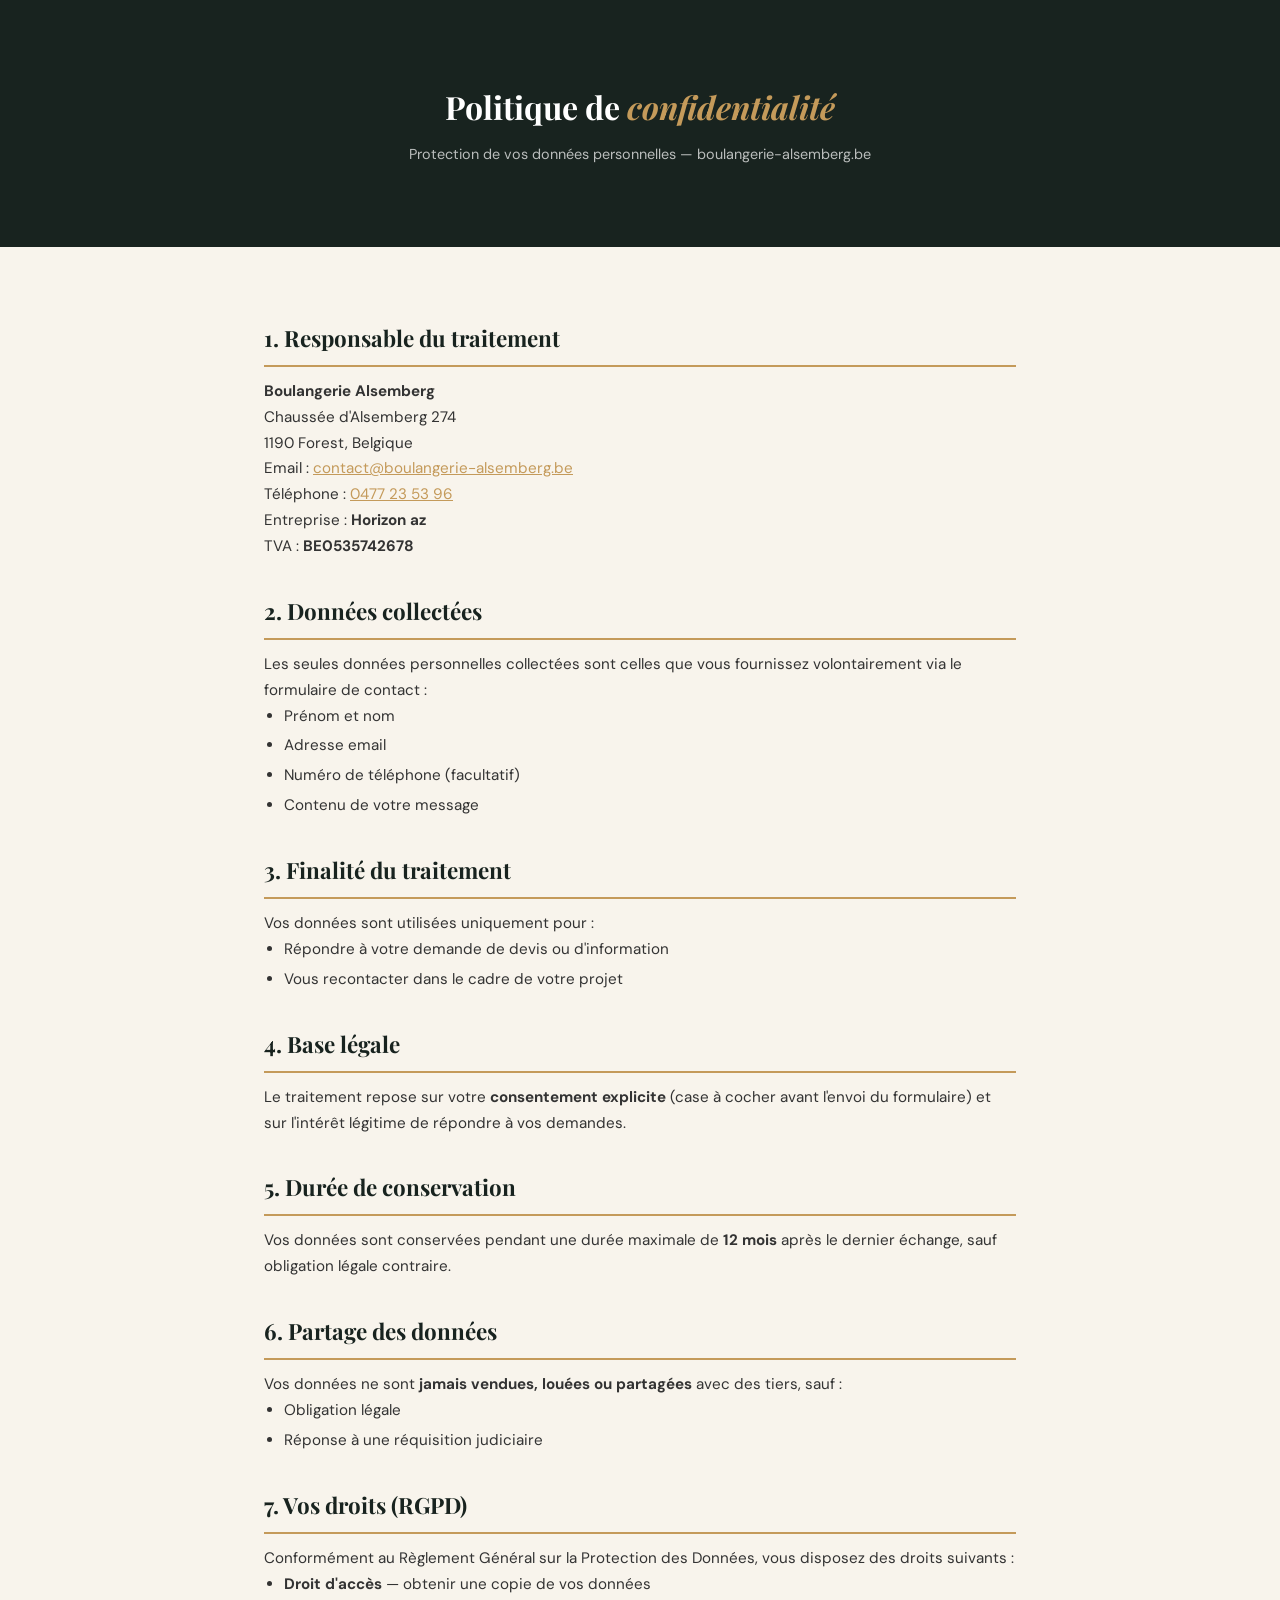
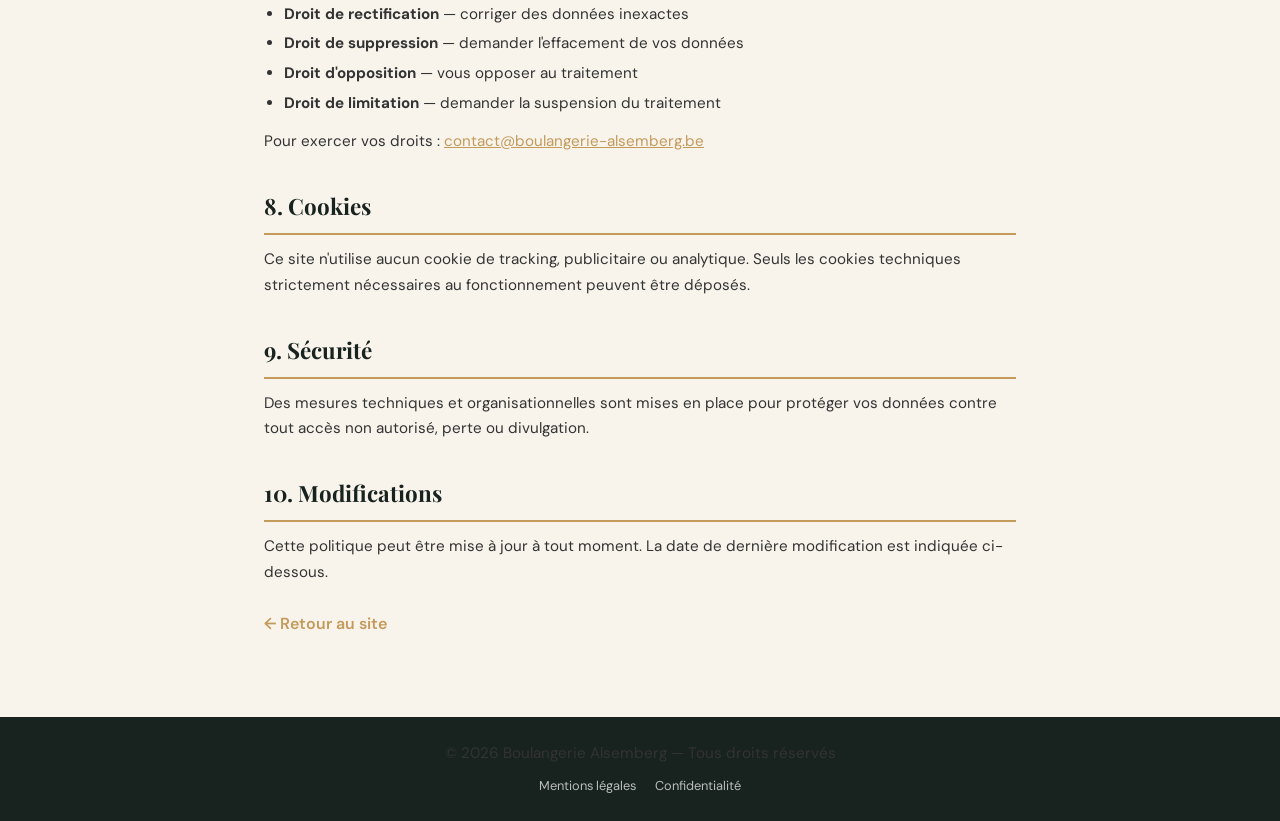
<file: confidentialite.html>
<!DOCTYPE html>
<html lang="fr">
<head>
  <meta charset="UTF-8">
  <meta name="viewport" content="width=device-width, initial-scale=1.0">
  <meta name="theme-color" content="#18231f">
  <title>Politique de confidentialité — Boulangerie Alsemberg</title>
  <link href="https://fonts.googleapis.com/css2?family=DM+Sans:wght@400;500;600;700&family=Playfair+Display:ital,wght@0,500;0,600;0,700;1,500&display=swap" rel="stylesheet">
  <style>
    :root {
      --forest: #18231f;
      --cream: #f8f4ec;
      --gold: #c49a5a;
      --muted: #66706a;
      --paper: #fffdf9;
    }
    * { box-sizing: border-box; margin: 0; padding: 0; }
    body { font-family: "DM Sans", sans-serif; background: var(--cream); color: var(--forest); line-height: 1.7; }
    .container { max-width: 800px; margin: 0 auto; padding: 40px 24px; }
    header { background: var(--forest); color: #fff; padding: 40px 0; text-align: center; }
    header h1 { font-family: "Playfair Display", serif; font-size: 2rem; margin-bottom: 8px; }
    header h1 em { color: var(--gold); }
    header p { color: rgba(255,255,255,0.7); font-size: 0.9rem; }
    h2 { font-family: "Playfair Display", serif; font-size: 1.4rem; margin: 32px 0 12px; color: var(--forest); border-bottom: 2px solid var(--gold); padding-bottom: 8px; }
    p, li { font-size: 0.95rem; color: #333; }
    ul { margin-left: 20px; margin-bottom: 12px; }
    li { margin-bottom: 4px; }
    a { color: var(--gold); }
    footer { background: var(--forest); color: rgba(255,255,255,0.5); text-align: center; padding: 24px 0; font-size: 0.8rem; margin-top: 40px; }
    footer a { color: rgba(255,255,255,0.7); text-decoration: none; margin: 0 8px; }
    .back { display: inline-block; margin-top: 24px; color: var(--gold); text-decoration: none; font-weight: 600; }
  </style>
</head>
<body>
  <header>
    <div class="container">
      <h1>Politique de <em>confidentialité</em></h1>
      <p>Protection de vos données personnelles — boulangerie-alsemberg.be</p>
    </div>
  </header>

  <div class="container">

    <h2>1. Responsable du traitement</h2>
    <p><strong>Boulangerie Alsemberg</strong><br>
    Chaussée d'Alsemberg 274<br>
    1190 Forest, Belgique<br>
    Email : <a href="mailto:contact@boulangerie-alsemberg.be">contact@boulangerie-alsemberg.be</a><br>
    Téléphone : <a href="tel:+32477235396">0477 23 53 96</a><br>
    Entreprise : <strong>Horizon az</strong><br>
    TVA : <strong>BE0535742678</strong></p>

    <h2>2. Données collectées</h2>
    <p>Les seules données personnelles collectées sont celles que vous fournissez volontairement via le formulaire de contact :</p>
    <ul>
      <li>Prénom et nom</li>
      <li>Adresse email</li>
      <li>Numéro de téléphone (facultatif)</li>
      <li>Contenu de votre message</li>
    </ul>

    <h2>3. Finalité du traitement</h2>
    <p>Vos données sont utilisées uniquement pour :</p>
    <ul>
      <li>Répondre à votre demande de devis ou d'information</li>
      <li>Vous recontacter dans le cadre de votre projet</li>
    </ul>

    <h2>4. Base légale</h2>
    <p>Le traitement repose sur votre <strong>consentement explicite</strong> (case à cocher avant l'envoi du formulaire) et sur l'intérêt légitime de répondre à vos demandes.</p>

    <h2>5. Durée de conservation</h2>
    <p>Vos données sont conservées pendant une durée maximale de <strong>12 mois</strong> après le dernier échange, sauf obligation légale contraire.</p>

    <h2>6. Partage des données</h2>
    <p>Vos données ne sont <strong>jamais vendues, louées ou partagées</strong> avec des tiers, sauf :</p>
    <ul>
      <li>Obligation légale</li>
      <li>Réponse à une réquisition judiciaire</li>
    </ul>

    <h2>7. Vos droits (RGPD)</h2>
    <p>Conformément au Règlement Général sur la Protection des Données, vous disposez des droits suivants :</p>
    <ul>
      <li><strong>Droit d'accès</strong> — obtenir une copie de vos données</li>
      <li><strong>Droit de rectification</strong> — corriger des données inexactes</li>
      <li><strong>Droit de suppression</strong> — demander l'effacement de vos données</li>
      <li><strong>Droit d'opposition</strong> — vous opposer au traitement</li>
      <li><strong>Droit de limitation</strong> — demander la suspension du traitement</li>
    </ul>
    <p>Pour exercer vos droits : <a href="mailto:contact@boulangerie-alsemberg.be">contact@boulangerie-alsemberg.be</a></p>

    <h2>8. Cookies</h2>
    <p>Ce site n'utilise aucun cookie de tracking, publicitaire ou analytique. Seuls les cookies techniques strictement nécessaires au fonctionnement peuvent être déposés.</p>

    <h2>9. Sécurité</h2>
    <p>Des mesures techniques et organisationnelles sont mises en place pour protéger vos données contre tout accès non autorisé, perte ou divulgation.</p>

    <h2>10. Modifications</h2>
    <p>Cette politique peut être mise à jour à tout moment. La date de dernière modification est indiquée ci-dessous.</p>

    <a class="back" href="index.html">← Retour au site</a>

  </div>

  <footer>
    <p>© 2026 Boulangerie Alsemberg — Tous droits réservés</p>
    <div style="margin-top:8px">
      <a href="mentions-legales.html">Mentions légales</a>
      <a href="confidentialite.html">Confidentialité</a>
    </div>
  </footer>
</body>
</html>
</file>
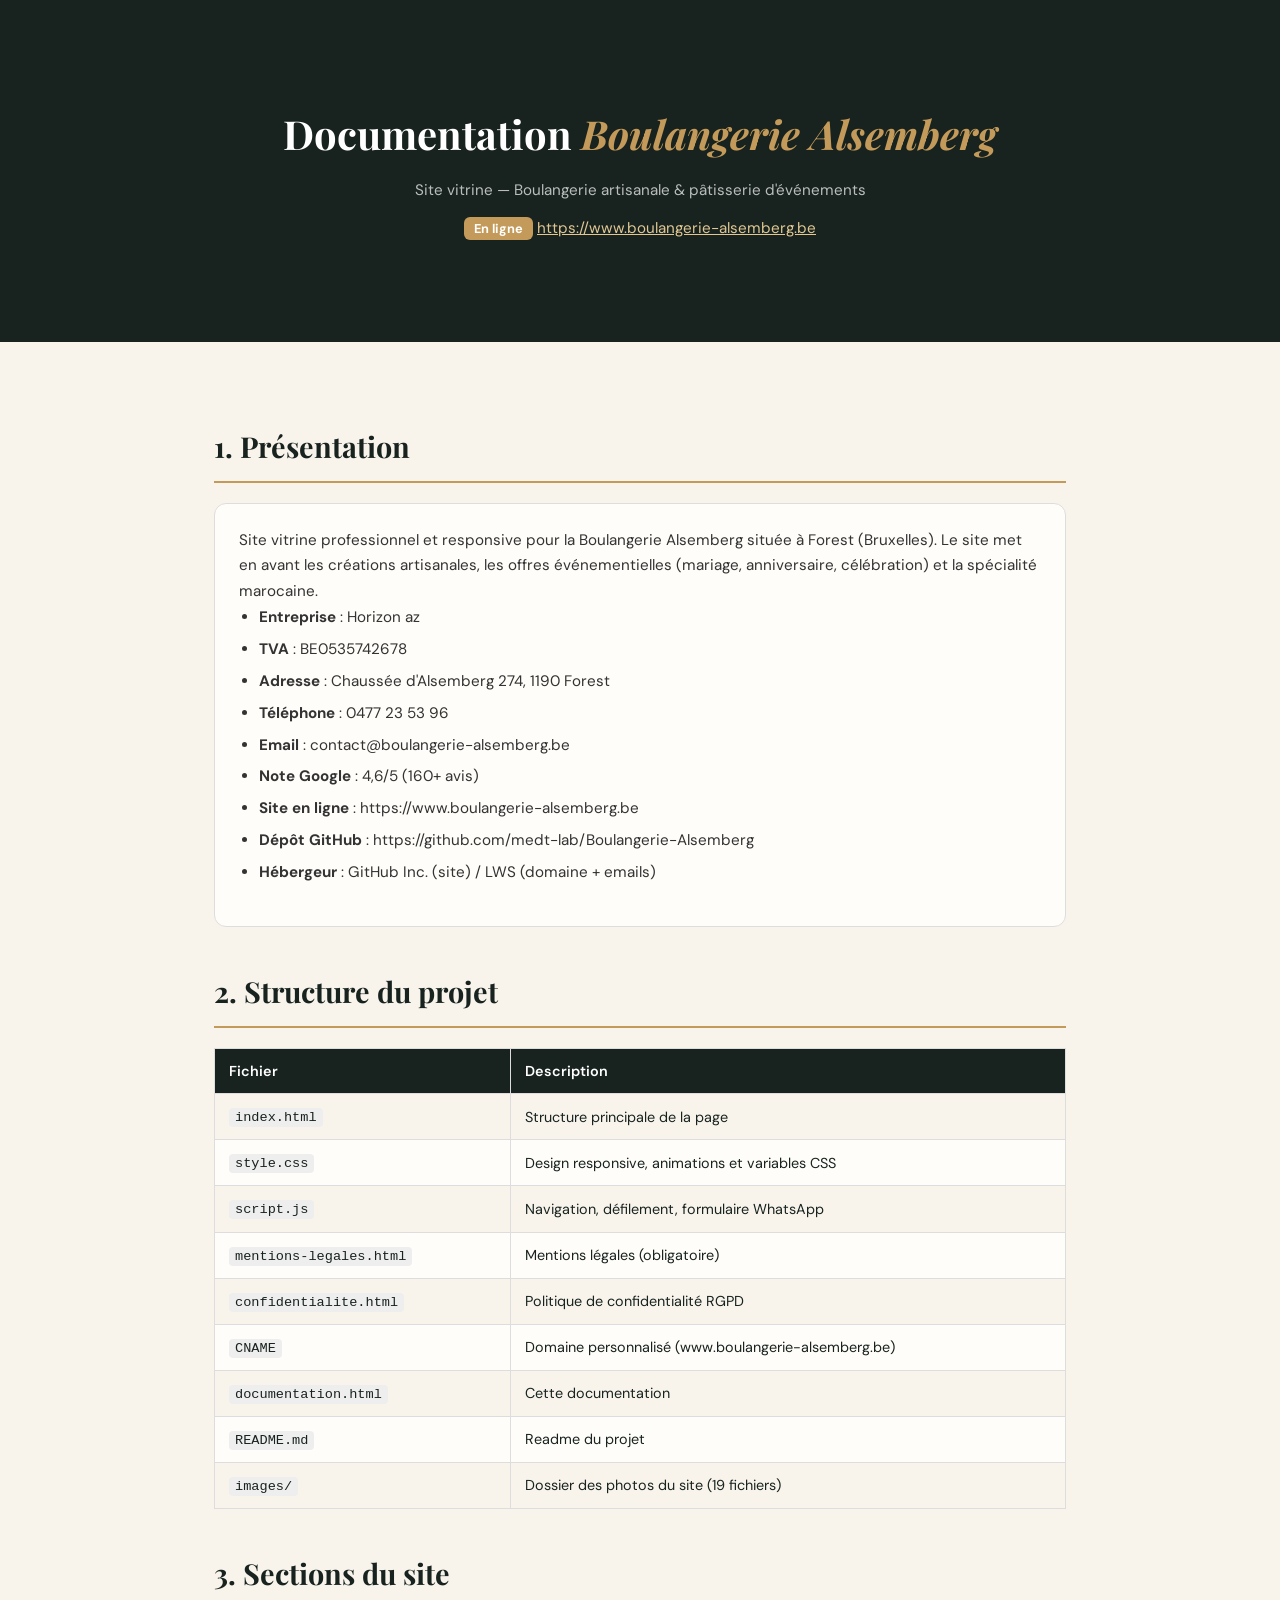
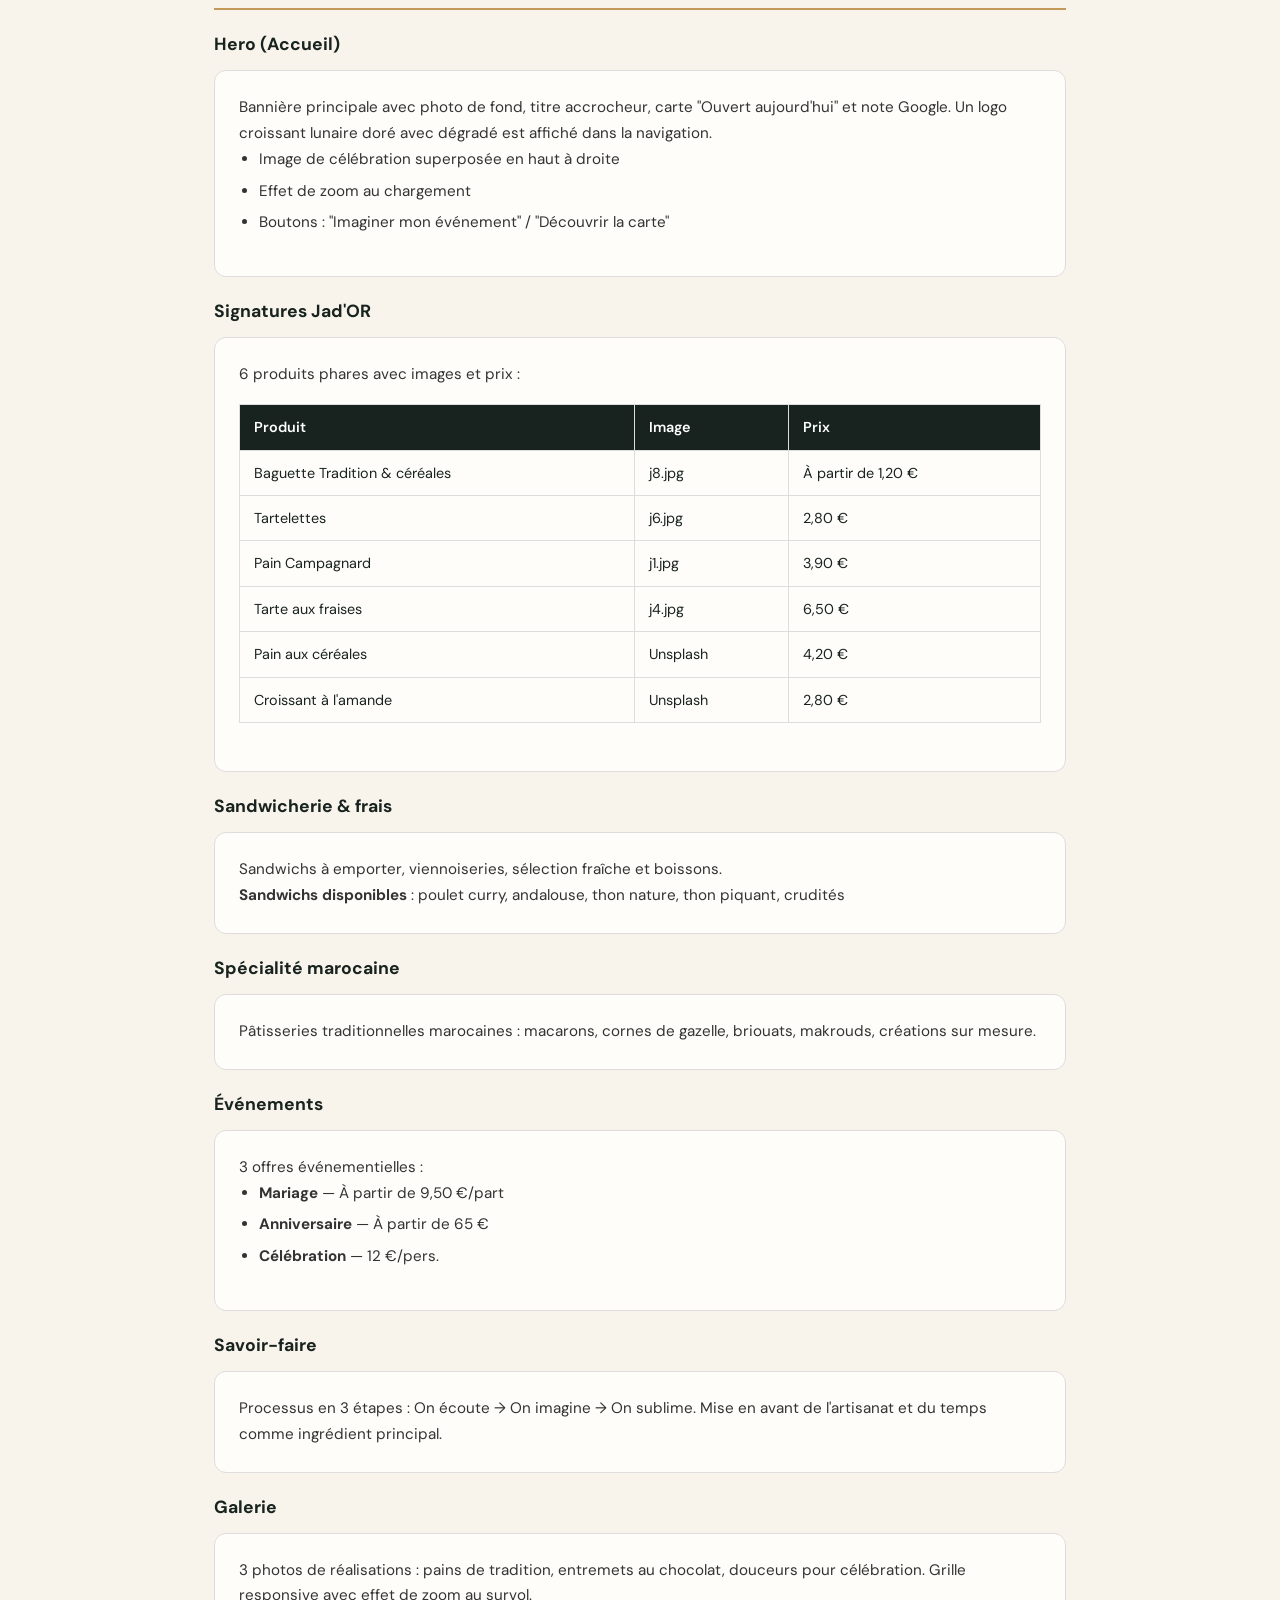
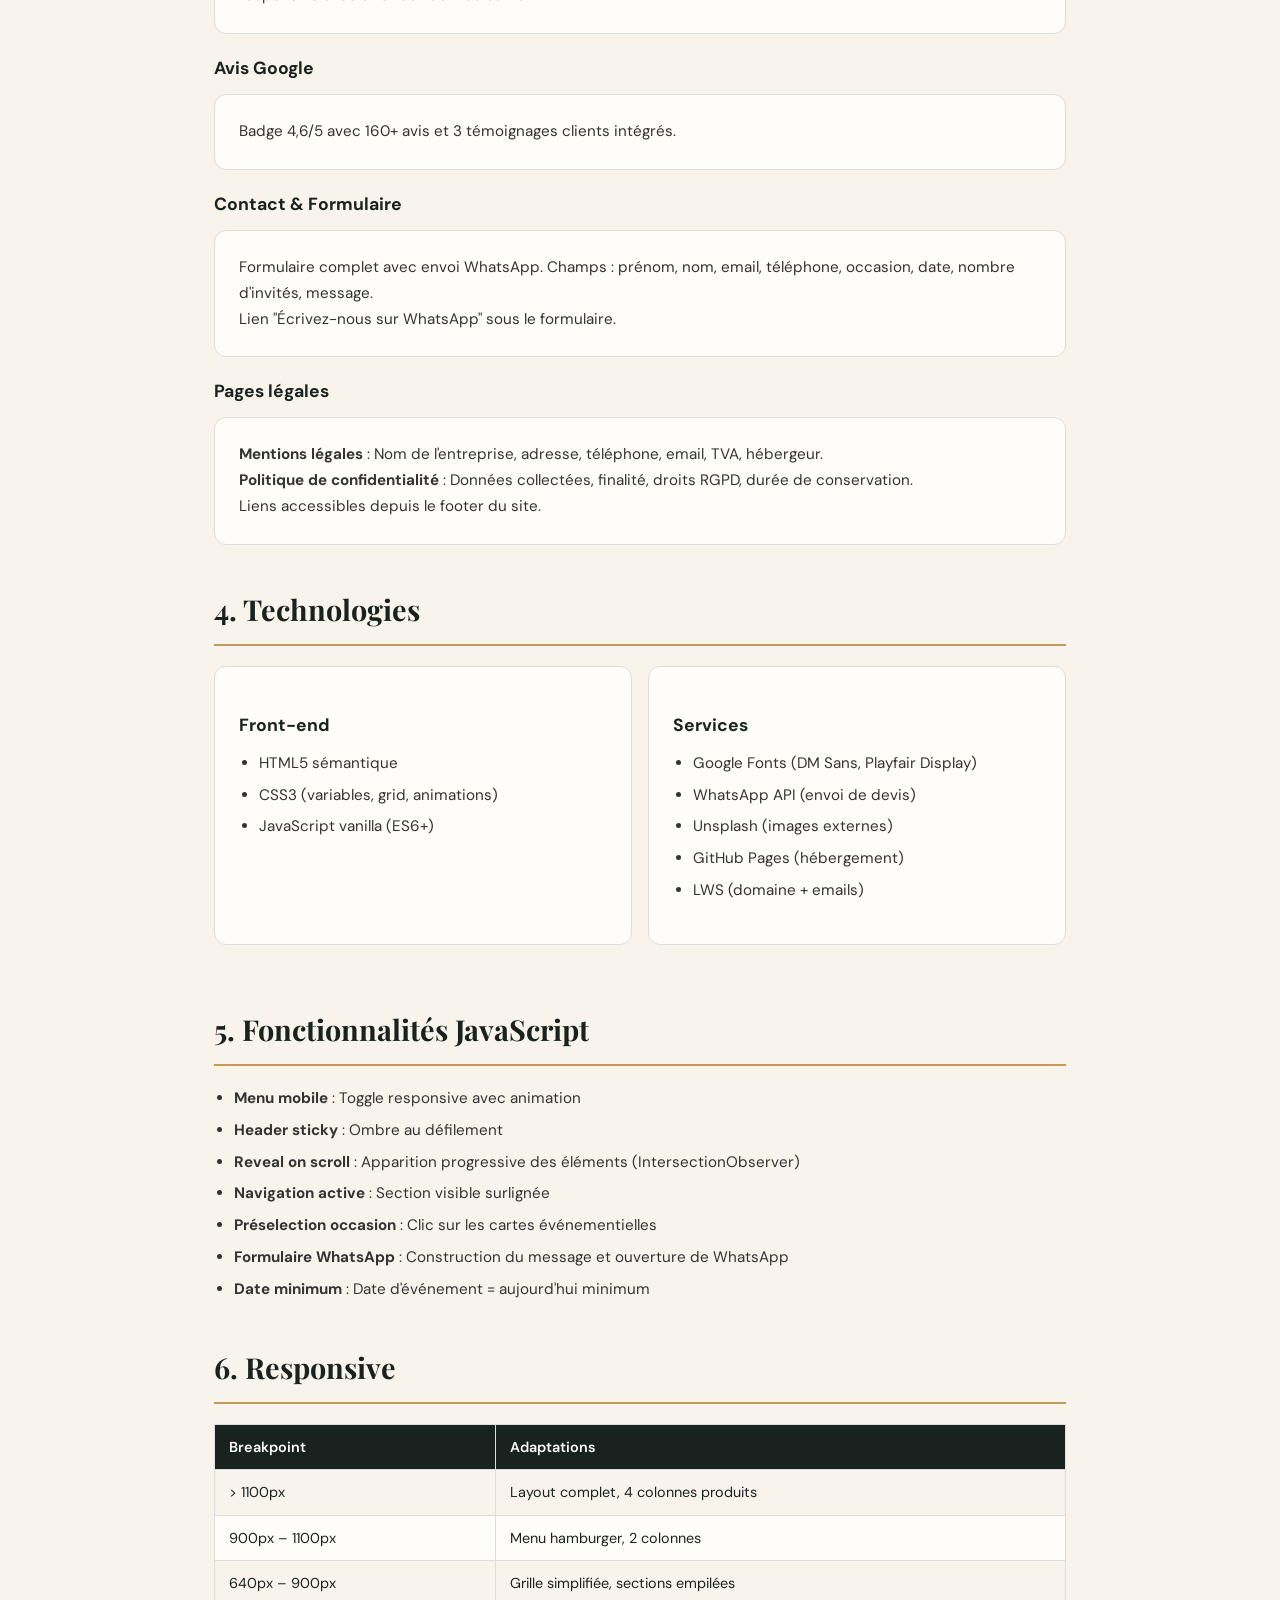
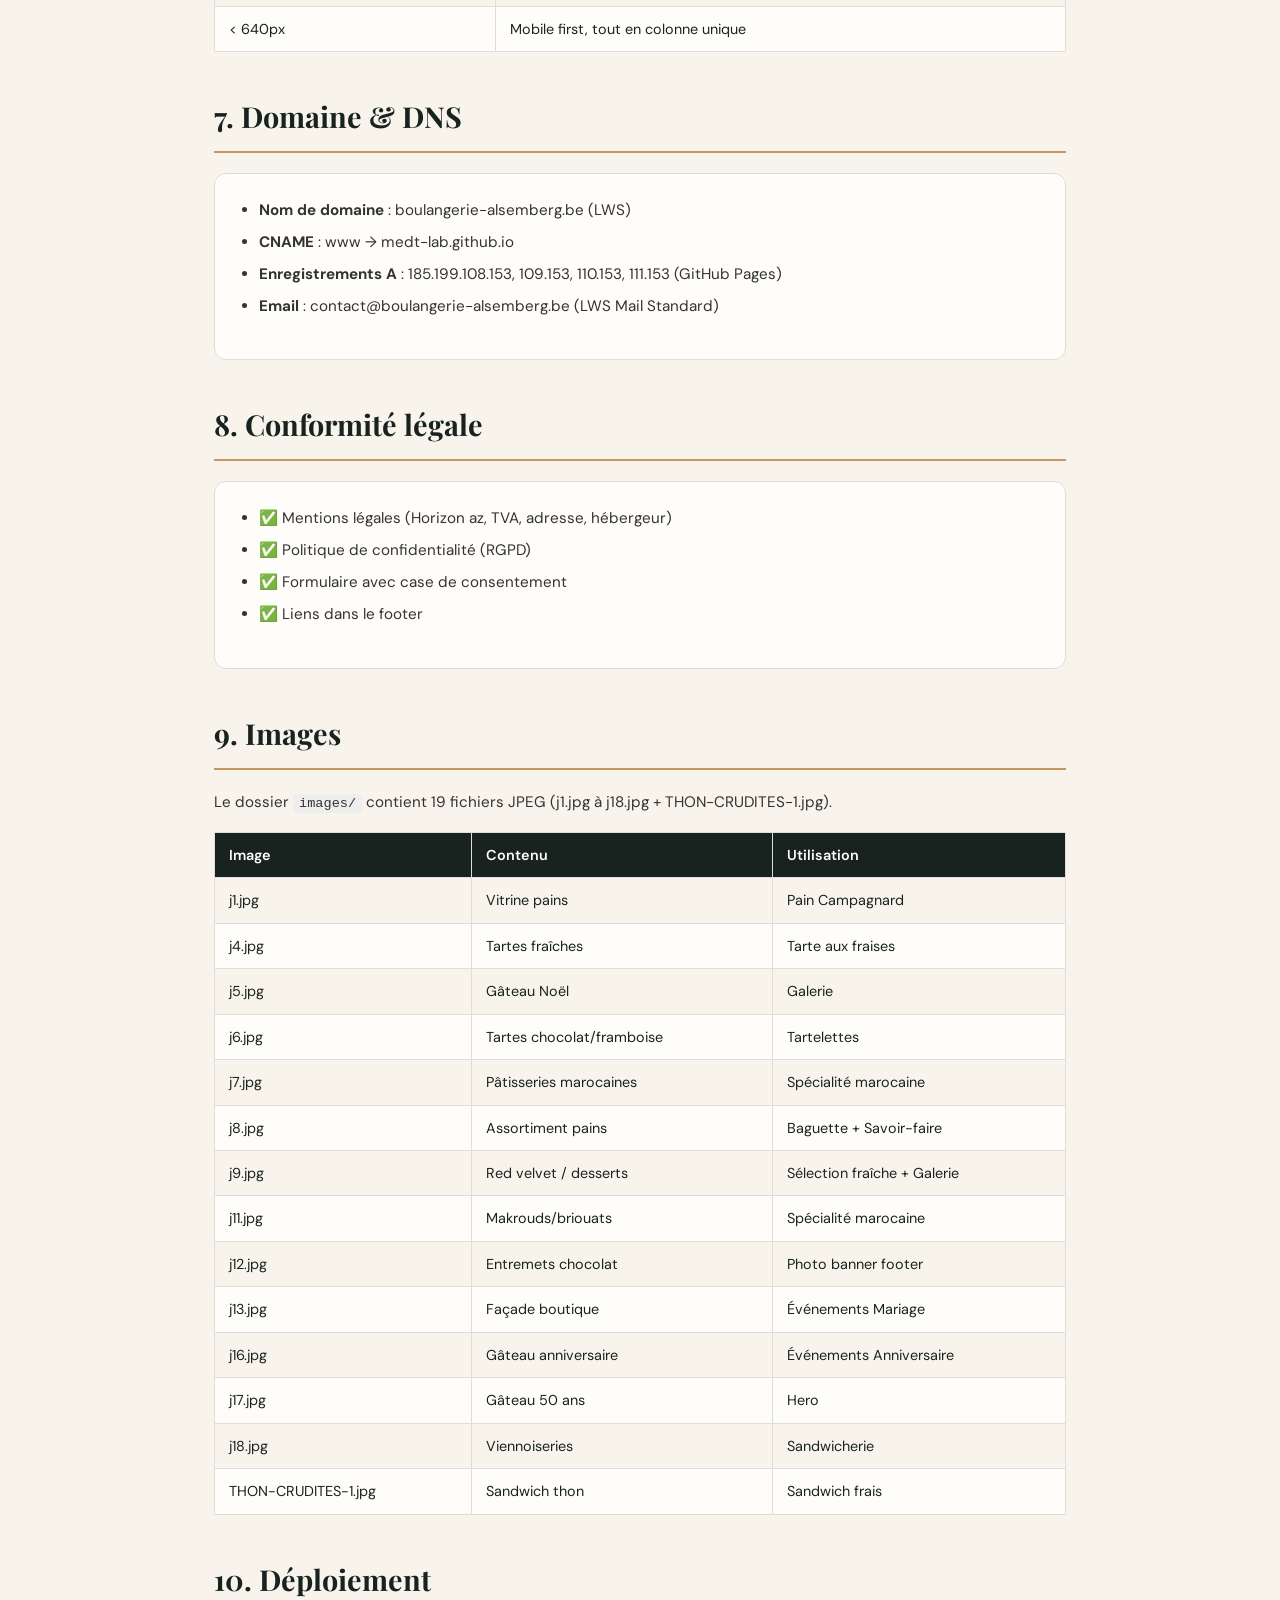
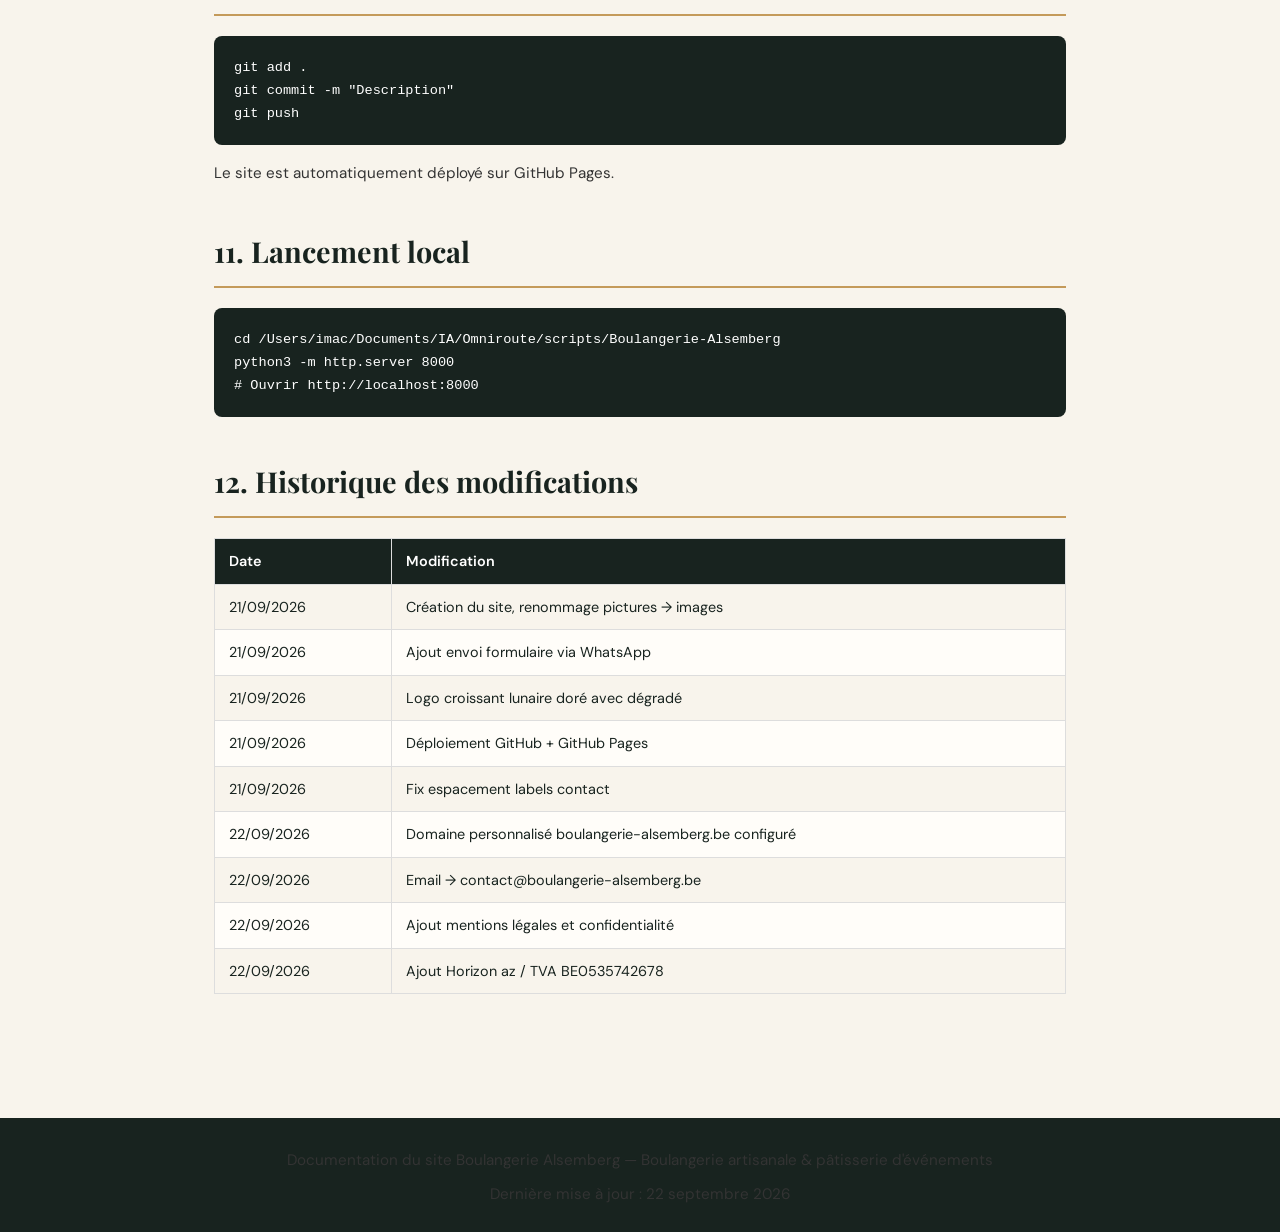
<file: documentation.html>
<!DOCTYPE html>
<html lang="fr">
<head>
  <meta charset="UTF-8">
  <meta name="viewport" content="width=device-width, initial-scale=1.0">
  <title>Documentation — Site Boulangerie Alsemberg</title>
  <link href="https://fonts.googleapis.com/css2?family=DM+Sans:wght@400;500;600;700&family=Playfair+Display:ital,wght@0,500;0,600;0,700;1,500&display=swap" rel="stylesheet">
  <style>
    :root {
      --forest: #18231f;
      --cream: #f8f4ec;
      --gold: #c49a5a;
      --muted: #66706a;
      --paper: #fffdf9;
    }
    * { box-sizing: border-box; margin: 0; padding: 0; }
    body { font-family: "DM Sans", sans-serif; background: var(--cream); color: var(--forest); line-height: 1.7; }
    .container { max-width: 900px; margin: 0 auto; padding: 40px 24px; }
    header { background: var(--forest); color: #fff; padding: 60px 0; text-align: center; }
    header h1 { font-family: "Playfair Display", serif; font-size: 2.5rem; margin-bottom: 10px; }
    header h1 em { color: var(--gold); }
    header p { color: rgba(255,255,255,0.7); }
    h2 { font-family: "Playfair Display", serif; font-size: 1.8rem; margin: 40px 0 20px; color: var(--forest); border-bottom: 2px solid var(--gold); padding-bottom: 10px; }
    h3 { font-size: 1.1rem; margin: 20px 0 10px; color: var(--forest); }
    p, li { font-size: 0.95rem; color: #333; }
    ul { margin-left: 20px; margin-bottom: 16px; }
    li { margin-bottom: 6px; }
    table { width: 100%; border-collapse: collapse; margin: 16px 0 24px; font-size: 0.9rem; }
    th, td { padding: 10px 14px; border: 1px solid #ddd; text-align: left; }
    th { background: var(--forest); color: #fff; font-weight: 600; }
    tr:nth-child(even) { background: var(--paper); }
    code { background: #eee; padding: 2px 6px; border-radius: 4px; font-size: 0.85rem; }
    pre { background: var(--forest); color: #fff; padding: 20px; border-radius: 8px; overflow-x: auto; margin: 16px 0; font-size: 0.85rem; }
    .badge { display: inline-block; background: var(--gold); color: #fff; padding: 4px 10px; border-radius: 20px; font-size: 0.75rem; font-weight: 700; margin-right: 6px; }
    .section-card { background: var(--paper); border: 1px solid #ddd; border-radius: 12px; padding: 24px; margin-bottom: 20px; }
    .grid-2 { display: grid; grid-template-columns: 1fr 1fr; gap: 16px; }
    .highlight { background: var(--gold); color: #fff; padding: 3px 10px; border-radius: 6px; font-size: 0.8rem; font-weight: 700; }
    footer { background: var(--forest); color: rgba(255,255,255,0.5); text-align: center; padding: 30px 0; font-size: 0.8rem; margin-top: 60px; }
    @media (max-width: 600px) { .grid-2 { grid-template-columns: 1fr; } }
  </style>
</head>
<body>
  <header>
    <div class="container">
      <h1>Documentation <em>Boulangerie Alsemberg</em></h1>
      <p>Site vitrine — Boulangerie artisanale & pâtisserie d'événements</p>
      <p style="margin-top:12px"><span class="highlight">En ligne</span> <a href="https://www.boulangerie-alsemberg.be" style="color:#e1c793">https://www.boulangerie-alsemberg.be</a></p>
    </div>
  </header>

  <div class="container">

    <h2>1. Présentation</h2>
    <div class="section-card">
      <p>Site vitrine professionnel et responsive pour la Boulangerie Alsemberg située à Forest (Bruxelles). Le site met en avant les créations artisanales, les offres événementielles (mariage, anniversaire, célébration) et la spécialité marocaine.</p>
      <ul>
        <li><strong>Entreprise</strong> : Horizon az</li>
        <li><strong>TVA</strong> : BE0535742678</li>
        <li><strong>Adresse</strong> : Chaussée d'Alsemberg 274, 1190 Forest</li>
        <li><strong>Téléphone</strong> : 0477 23 53 96</li>
        <li><strong>Email</strong> : contact@boulangerie-alsemberg.be</li>
        <li><strong>Note Google</strong> : 4,6/5 (160+ avis)</li>
        <li><strong>Site en ligne</strong> : https://www.boulangerie-alsemberg.be</li>
        <li><strong>Dépôt GitHub</strong> : https://github.com/medt-lab/Boulangerie-Alsemberg</li>
        <li><strong>Hébergeur</strong> : GitHub Inc. (site) / LWS (domaine + emails)</li>
      </ul>
    </div>

    <h2>2. Structure du projet</h2>
    <table>
      <thead><tr><th>Fichier</th><th>Description</th></tr></thead>
      <tbody>
        <tr><td><code>index.html</code></td><td>Structure principale de la page</td></tr>
        <tr><td><code>style.css</code></td><td>Design responsive, animations et variables CSS</td></tr>
        <tr><td><code>script.js</code></td><td>Navigation, défilement, formulaire WhatsApp</td></tr>
        <tr><td><code>mentions-legales.html</code></td><td>Mentions légales (obligatoire)</td></tr>
        <tr><td><code>confidentialite.html</code></td><td>Politique de confidentialité RGPD</td></tr>
        <tr><td><code>CNAME</code></td><td>Domaine personnalisé (www.boulangerie-alsemberg.be)</td></tr>
        <tr><td><code>documentation.html</code></td><td>Cette documentation</td></tr>
        <tr><td><code>README.md</code></td><td>Readme du projet</td></tr>
        <tr><td><code>images/</code></td><td>Dossier des photos du site (19 fichiers)</td></tr>
      </tbody>
    </table>

    <h2>3. Sections du site</h2>

    <h3>Hero (Accueil)</h3>
    <div class="section-card">
      <p>Bannière principale avec photo de fond, titre accrocheur, carte "Ouvert aujourd'hui" et note Google. Un logo croissant lunaire doré avec dégradé est affiché dans la navigation.</p>
      <ul>
        <li>Image de célébration superposée en haut à droite</li>
        <li>Effet de zoom au chargement</li>
        <li>Boutons : "Imaginer mon événement" / "Découvrir la carte"</li>
      </ul>
    </div>

    <h3>Signatures Jad'OR</h3>
    <div class="section-card">
      <p>6 produits phares avec images et prix :</p>
      <table>
        <thead><tr><th>Produit</th><th>Image</th><th>Prix</th></tr></thead>
        <tbody>
          <tr><td>Baguette Tradition & céréales</td><td>j8.jpg</td><td>À partir de 1,20 €</td></tr>
          <tr><td>Tartelettes</td><td>j6.jpg</td><td>2,80 €</td></tr>
          <tr><td>Pain Campagnard</td><td>j1.jpg</td><td>3,90 €</td></tr>
          <tr><td>Tarte aux fraises</td><td>j4.jpg</td><td>6,50 €</td></tr>
          <tr><td>Pain aux céréales</td><td>Unsplash</td><td>4,20 €</td></tr>
          <tr><td>Croissant à l'amande</td><td>Unsplash</td><td>2,80 €</td></tr>
        </tbody>
      </table>
    </div>

    <h3>Sandwicherie & frais</h3>
    <div class="section-card">
      <p>Sandwichs à emporter, viennoiseries, sélection fraîche et boissons.</p>
      <p><strong>Sandwichs disponibles</strong> : poulet curry, andalouse, thon nature, thon piquant, crudités</p>
    </div>

    <h3>Spécialité marocaine</h3>
    <div class="section-card">
      <p>Pâtisseries traditionnelles marocaines : macarons, cornes de gazelle, briouats, makrouds, créations sur mesure.</p>
    </div>

    <h3>Événements</h3>
    <div class="section-card">
      <p>3 offres événementielles :</p>
      <ul>
        <li><strong>Mariage</strong> — À partir de 9,50 €/part</li>
        <li><strong>Anniversaire</strong> — À partir de 65 €</li>
        <li><strong>Célébration</strong> — 12 €/pers.</li>
      </ul>
    </div>

    <h3>Savoir-faire</h3>
    <div class="section-card">
      <p>Processus en 3 étapes : On écoute → On imagine → On sublime. Mise en avant de l'artisanat et du temps comme ingrédient principal.</p>
    </div>

    <h3>Galerie</h3>
    <div class="section-card">
      <p>3 photos de réalisations : pains de tradition, entremets au chocolat, douceurs pour célébration. Grille responsive avec effet de zoom au survol.</p>
    </div>

    <h3>Avis Google</h3>
    <div class="section-card">
      <p>Badge 4,6/5 avec 160+ avis et 3 témoignages clients intégrés.</p>
    </div>

    <h3>Contact & Formulaire</h3>
    <div class="section-card">
      <p>Formulaire complet avec envoi WhatsApp. Champs : prénom, nom, email, téléphone, occasion, date, nombre d'invités, message.</p>
      <p>Lien "Écrivez-nous sur WhatsApp" sous le formulaire.</p>
    </div>

    <h3>Pages légales</h3>
    <div class="section-card">
      <p><strong>Mentions légales</strong> : Nom de l'entreprise, adresse, téléphone, email, TVA, hébergeur.</p>
      <p><strong>Politique de confidentialité</strong> : Données collectées, finalité, droits RGPD, durée de conservation.</p>
      <p>Liens accessibles depuis le footer du site.</p>
    </div>

    <h2>4. Technologies</h2>
    <div class="grid-2">
      <div class="section-card">
        <h3>Front-end</h3>
        <ul>
          <li>HTML5 sémantique</li>
          <li>CSS3 (variables, grid, animations)</li>
          <li>JavaScript vanilla (ES6+)</li>
        </ul>
      </div>
      <div class="section-card">
        <h3>Services</h3>
        <ul>
          <li>Google Fonts (DM Sans, Playfair Display)</li>
          <li>WhatsApp API (envoi de devis)</li>
          <li>Unsplash (images externes)</li>
          <li>GitHub Pages (hébergement)</li>
          <li>LWS (domaine + emails)</li>
        </ul>
      </div>
    </div>

    <h2>5. Fonctionnalités JavaScript</h2>
    <ul>
      <li><strong>Menu mobile</strong> : Toggle responsive avec animation</li>
      <li><strong>Header sticky</strong> : Ombre au défilement</li>
      <li><strong>Reveal on scroll</strong> : Apparition progressive des éléments (IntersectionObserver)</li>
      <li><strong>Navigation active</strong> : Section visible surlignée</li>
      <li><strong>Préselection occasion</strong> : Clic sur les cartes événementielles</li>
      <li><strong>Formulaire WhatsApp</strong> : Construction du message et ouverture de WhatsApp</li>
      <li><strong>Date minimum</strong> : Date d'événement = aujourd'hui minimum</li>
    </ul>

    <h2>6. Responsive</h2>
    <table>
      <thead><tr><th>Breakpoint</th><th>Adaptations</th></tr></thead>
      <tbody>
        <tr><td>&gt; 1100px</td><td>Layout complet, 4 colonnes produits</td></tr>
        <tr><td>900px – 1100px</td><td>Menu hamburger, 2 colonnes</td></tr>
        <tr><td>640px – 900px</td><td>Grille simplifiée, sections empilées</td></tr>
        <tr><td>&lt; 640px</td><td>Mobile first, tout en colonne unique</td></tr>
      </tbody>
    </table>

    <h2>7. Domaine & DNS</h2>
    <div class="section-card">
      <ul>
        <li><strong>Nom de domaine</strong> : boulangerie-alsemberg.be (LWS)</li>
        <li><strong>CNAME</strong> : www → medt-lab.github.io</li>
        <li><strong>Enregistrements A</strong> : 185.199.108.153, 109.153, 110.153, 111.153 (GitHub Pages)</li>
        <li><strong>Email</strong> : contact@boulangerie-alsemberg.be (LWS Mail Standard)</li>
      </ul>
    </div>

    <h2>8. Conformité légale</h2>
    <div class="section-card">
      <ul>
        <li>✅ Mentions légales (Horizon az, TVA, adresse, hébergeur)</li>
        <li>✅ Politique de confidentialité (RGPD)</li>
        <li>✅ Formulaire avec case de consentement</li>
        <li>✅ Liens dans le footer</li>
      </ul>
    </div>

    <h2>9. Images</h2>
    <p>Le dossier <code>images/</code> contient 19 fichiers JPEG (j1.jpg à j18.jpg + THON-CRUDITES-1.jpg).</p>
    <table>
      <thead><tr><th>Image</th><th>Contenu</th><th>Utilisation</th></tr></thead>
      <tbody>
        <tr><td>j1.jpg</td><td>Vitrine pains</td><td>Pain Campagnard</td></tr>
        <tr><td>j4.jpg</td><td>Tartes fraîches</td><td>Tarte aux fraises</td></tr>
        <tr><td>j5.jpg</td><td>Gâteau Noël</td><td>Galerie</td></tr>
        <tr><td>j6.jpg</td><td>Tartes chocolat/framboise</td><td>Tartelettes</td></tr>
        <tr><td>j7.jpg</td><td>Pâtisseries marocaines</td><td>Spécialité marocaine</td></tr>
        <tr><td>j8.jpg</td><td>Assortiment pains</td><td>Baguette + Savoir-faire</td></tr>
        <tr><td>j9.jpg</td><td>Red velvet / desserts</td><td>Sélection fraîche + Galerie</td></tr>
        <tr><td>j11.jpg</td><td>Makrouds/briouats</td><td>Spécialité marocaine</td></tr>
        <tr><td>j12.jpg</td><td>Entremets chocolat</td><td>Photo banner footer</td></tr>
        <tr><td>j13.jpg</td><td>Façade boutique</td><td>Événements Mariage</td></tr>
        <tr><td>j16.jpg</td><td>Gâteau anniversaire</td><td>Événements Anniversaire</td></tr>
        <tr><td>j17.jpg</td><td>Gâteau 50 ans</td><td>Hero</td></tr>
        <tr><td>j18.jpg</td><td>Viennoiseries</td><td>Sandwicherie</td></tr>
        <tr><td>THON-CRUDITES-1.jpg</td><td>Sandwich thon</td><td>Sandwich frais</td></tr>
      </tbody>
    </table>

    <h2>10. Déploiement</h2>
    <pre>git add .
git commit -m "Description"
git push</pre>
    <p>Le site est automatiquement déployé sur GitHub Pages.</p>

    <h2>11. Lancement local</h2>
    <pre>cd /Users/imac/Documents/IA/Omniroute/scripts/Boulangerie-Alsemberg
python3 -m http.server 8000
# Ouvrir http://localhost:8000</pre>

    <h2>12. Historique des modifications</h2>
    <table>
      <thead><tr><th>Date</th><th>Modification</th></tr></thead>
      <tbody>
        <tr><td>21/09/2026</td><td>Création du site, renommage pictures → images</td></tr>
        <tr><td>21/09/2026</td><td>Ajout envoi formulaire via WhatsApp</td></tr>
        <tr><td>21/09/2026</td><td>Logo croissant lunaire doré avec dégradé</td></tr>
        <tr><td>21/09/2026</td><td>Déploiement GitHub + GitHub Pages</td></tr>
        <tr><td>21/09/2026</td><td>Fix espacement labels contact</td></tr>
        <tr><td>22/09/2026</td><td>Domaine personnalisé boulangerie-alsemberg.be configuré</td></tr>
        <tr><td>22/09/2026</td><td>Email → contact@boulangerie-alsemberg.be</td></tr>
        <tr><td>22/09/2026</td><td>Ajout mentions légales et confidentialité</td></tr>
        <tr><td>22/09/2026</td><td>Ajout Horizon az / TVA BE0535742678</td></tr>
      </tbody>
    </table>

  </div>

  <footer>
    <p>Documentation du site Boulangerie Alsemberg — Boulangerie artisanale & pâtisserie d'événements</p>
    <p style="margin-top:8px">Dernière mise à jour : 22 septembre 2026</p>
  </footer>
</body>
</html>
</file>
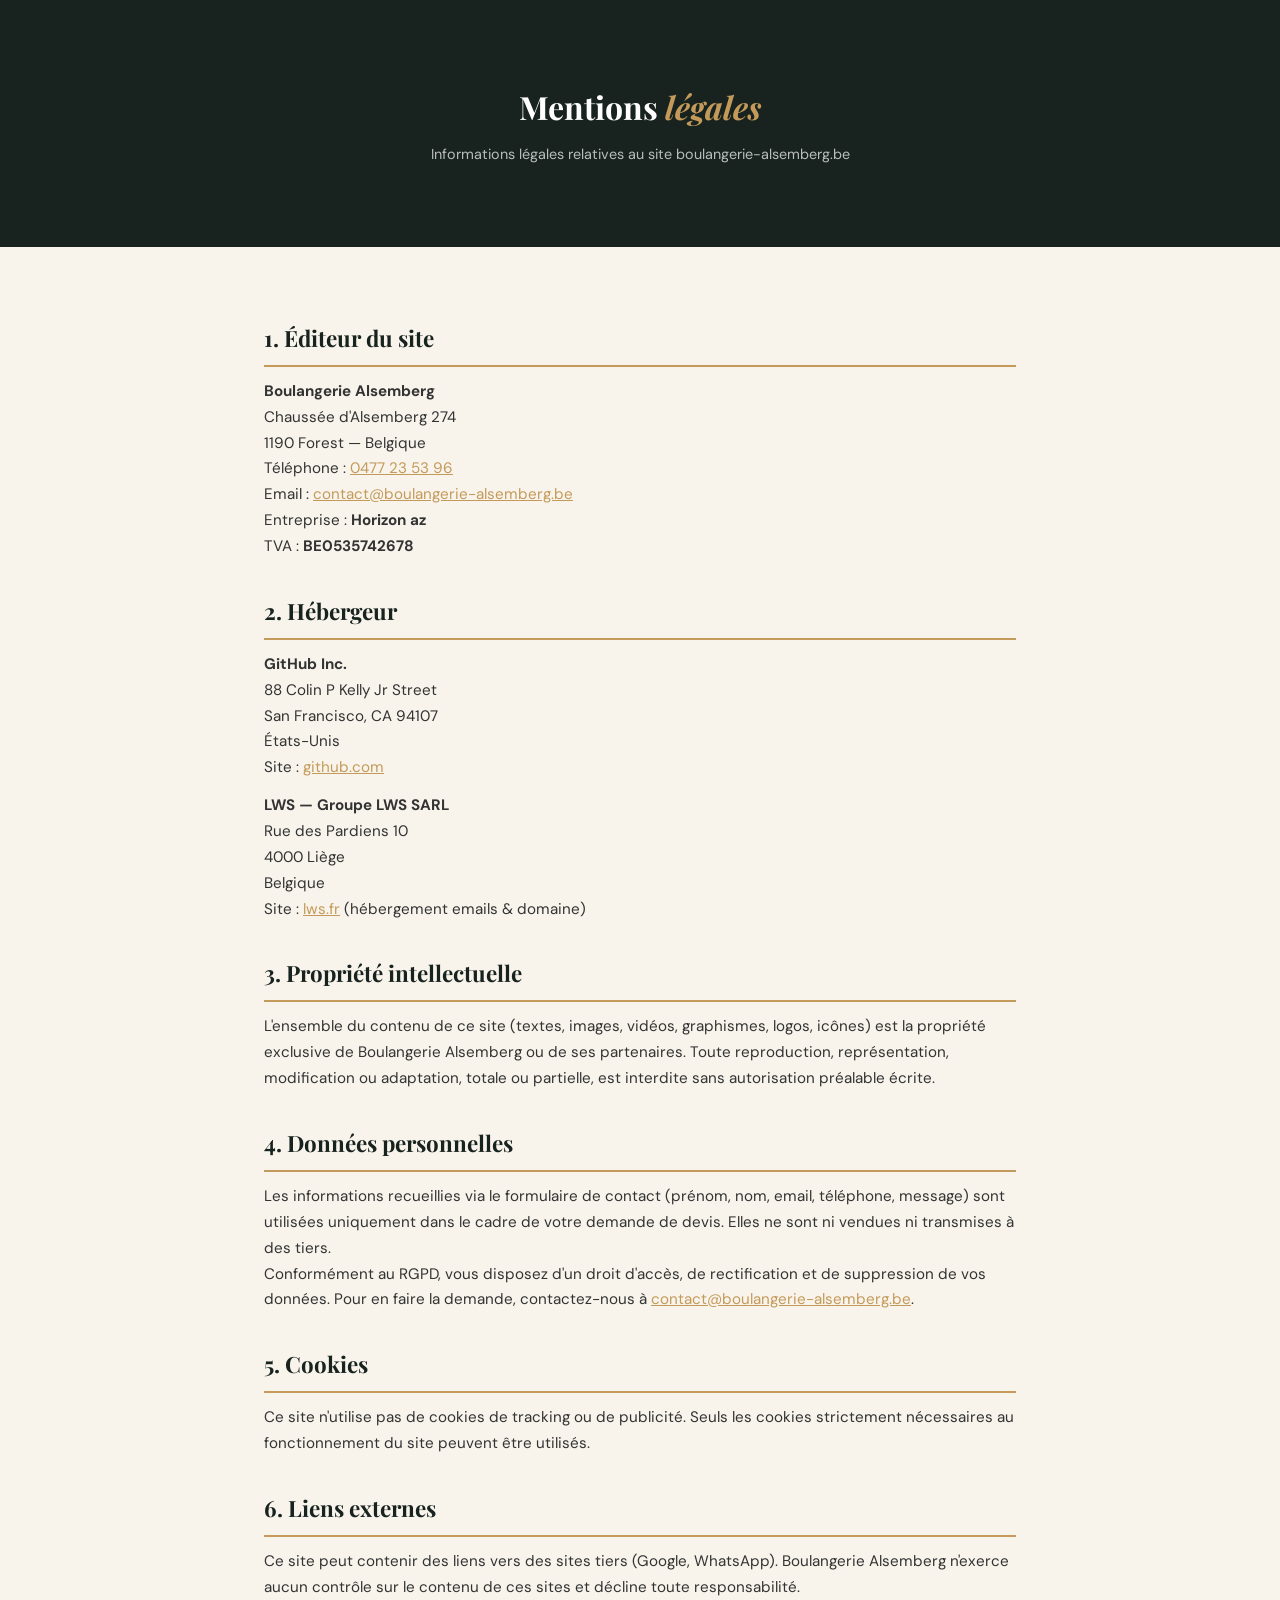
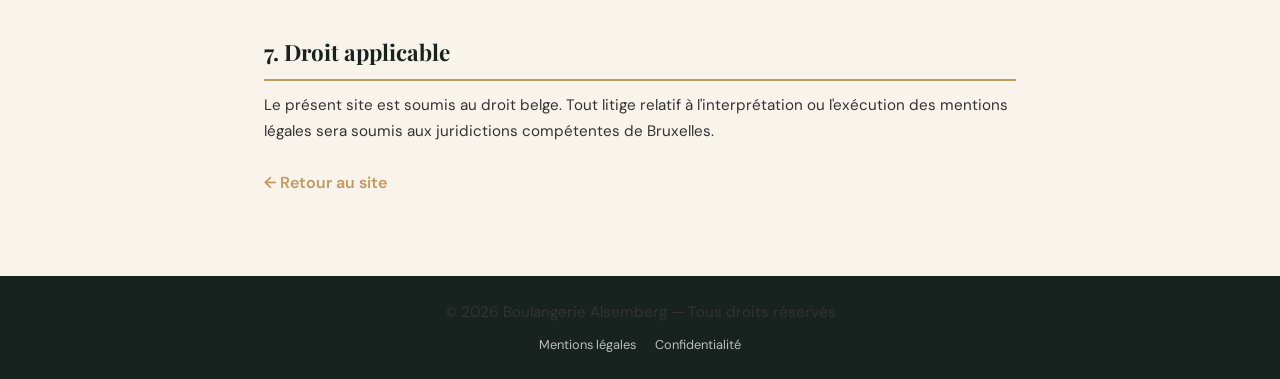
<file: mentions-legales.html>
<!DOCTYPE html>
<html lang="fr">
<head>
  <meta charset="UTF-8">
  <meta name="viewport" content="width=device-width, initial-scale=1.0">
  <meta name="theme-color" content="#18231f">
  <title>Mentions légales — Boulangerie Alsemberg</title>
  <link href="https://fonts.googleapis.com/css2?family=DM+Sans:wght@400;500;600;700&family=Playfair+Display:ital,wght@0,500;0,600;0,700;1,500&display=swap" rel="stylesheet">
  <style>
    :root {
      --forest: #18231f;
      --cream: #f8f4ec;
      --gold: #c49a5a;
      --muted: #66706a;
      --paper: #fffdf9;
    }
    * { box-sizing: border-box; margin: 0; padding: 0; }
    body { font-family: "DM Sans", sans-serif; background: var(--cream); color: var(--forest); line-height: 1.7; }
    .container { max-width: 800px; margin: 0 auto; padding: 40px 24px; }
    header { background: var(--forest); color: #fff; padding: 40px 0; text-align: center; }
    header h1 { font-family: "Playfair Display", serif; font-size: 2rem; margin-bottom: 8px; }
    header h1 em { color: var(--gold); }
    header p { color: rgba(255,255,255,0.7); font-size: 0.9rem; }
    h2 { font-family: "Playfair Display", serif; font-size: 1.4rem; margin: 32px 0 12px; color: var(--forest); border-bottom: 2px solid var(--gold); padding-bottom: 8px; }
    p, li { font-size: 0.95rem; color: #333; }
    ul { margin-left: 20px; margin-bottom: 12px; }
    li { margin-bottom: 4px; }
    a { color: var(--gold); }
    footer { background: var(--forest); color: rgba(255,255,255,0.5); text-align: center; padding: 24px 0; font-size: 0.8rem; margin-top: 40px; }
    footer a { color: rgba(255,255,255,0.7); text-decoration: none; margin: 0 8px; }
    .back { display: inline-block; margin-top: 24px; color: var(--gold); text-decoration: none; font-weight: 600; }
  </style>
</head>
<body>
  <header>
    <div class="container">
      <h1>Mentions <em>légales</em></h1>
      <p>Informations légales relatives au site boulangerie-alsemberg.be</p>
    </div>
  </header>

  <div class="container">

    <h2>1. Éditeur du site</h2>
    <p><strong>Boulangerie Alsemberg</strong><br>
    Chaussée d'Alsemberg 274<br>
    1190 Forest — Belgique<br>
    Téléphone : <a href="tel:+32477235396">0477 23 53 96</a><br>
    Email : <a href="mailto:contact@boulangerie-alsemberg.be">contact@boulangerie-alsemberg.be</a><br>
    Entreprise : <strong>Horizon az</strong><br>
    TVA : <strong>BE0535742678</strong></p>

    <h2>2. Hébergeur</h2>
    <p><strong>GitHub Inc.</strong><br>
    88 Colin P Kelly Jr Street<br>
    San Francisco, CA 94107<br>
    États-Unis<br>
    Site : <a href="https://github.com" target="_blank" rel="noopener">github.com</a></p>

    <p style="margin-top:12px"><strong>LWS — Groupe LWS SARL</strong><br>
    Rue des Pardiens 10<br>
    4000 Liège<br>
    Belgique<br>
    Site : <a href="https://www.lws.fr" target="_blank" rel="noopener">lws.fr</a> (hébergement emails & domaine)</p>

    <h2>3. Propriété intellectuelle</h2>
    <p>L'ensemble du contenu de ce site (textes, images, vidéos, graphismes, logos, icônes) est la propriété exclusive de Boulangerie Alsemberg ou de ses partenaires. Toute reproduction, représentation, modification ou adaptation, totale ou partielle, est interdite sans autorisation préalable écrite.</p>

    <h2>4. Données personnelles</h2>
    <p>Les informations recueillies via le formulaire de contact (prénom, nom, email, téléphone, message) sont utilisées uniquement dans le cadre de votre demande de devis. Elles ne sont ni vendues ni transmises à des tiers.</p>
    <p>Conformément au RGPD, vous disposez d'un droit d'accès, de rectification et de suppression de vos données. Pour en faire la demande, contactez-nous à <a href="mailto:contact@boulangerie-alsemberg.be">contact@boulangerie-alsemberg.be</a>.</p>

    <h2>5. Cookies</h2>
    <p>Ce site n'utilise pas de cookies de tracking ou de publicité. Seuls les cookies strictement nécessaires au fonctionnement du site peuvent être utilisés.</p>

    <h2>6. Liens externes</h2>
    <p>Ce site peut contenir des liens vers des sites tiers (Google, WhatsApp). Boulangerie Alsemberg n'exerce aucun contrôle sur le contenu de ces sites et décline toute responsabilité.</p>

    <h2>7. Droit applicable</h2>
    <p>Le présent site est soumis au droit belge. Tout litige relatif à l'interprétation ou l'exécution des mentions légales sera soumis aux juridictions compétentes de Bruxelles.</p>

    <a class="back" href="index.html">← Retour au site</a>

  </div>

  <footer>
    <p>© 2026 Boulangerie Alsemberg — Tous droits réservés</p>
    <div style="margin-top:8px">
      <a href="mentions-legales.html">Mentions légales</a>
      <a href="confidentialite.html">Confidentialité</a>
    </div>
  </footer>
</body>
</html>
</file>
